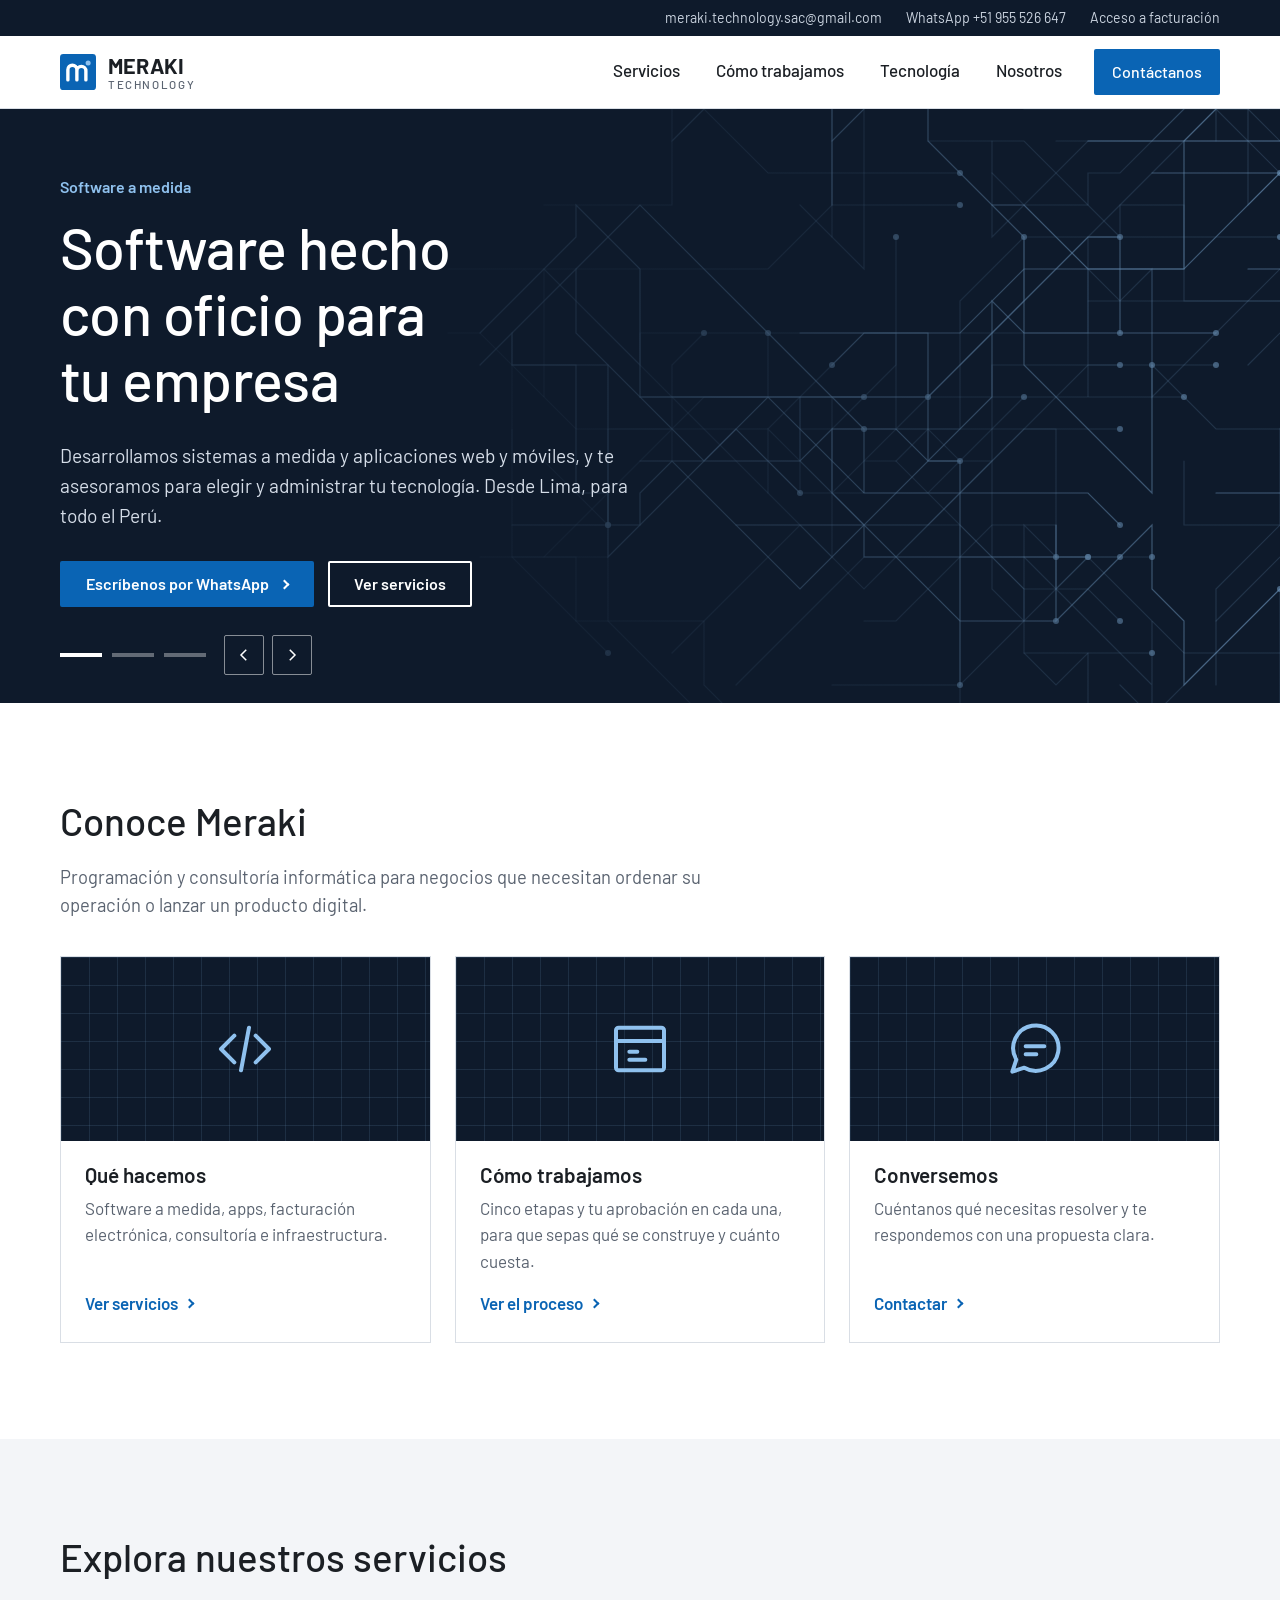
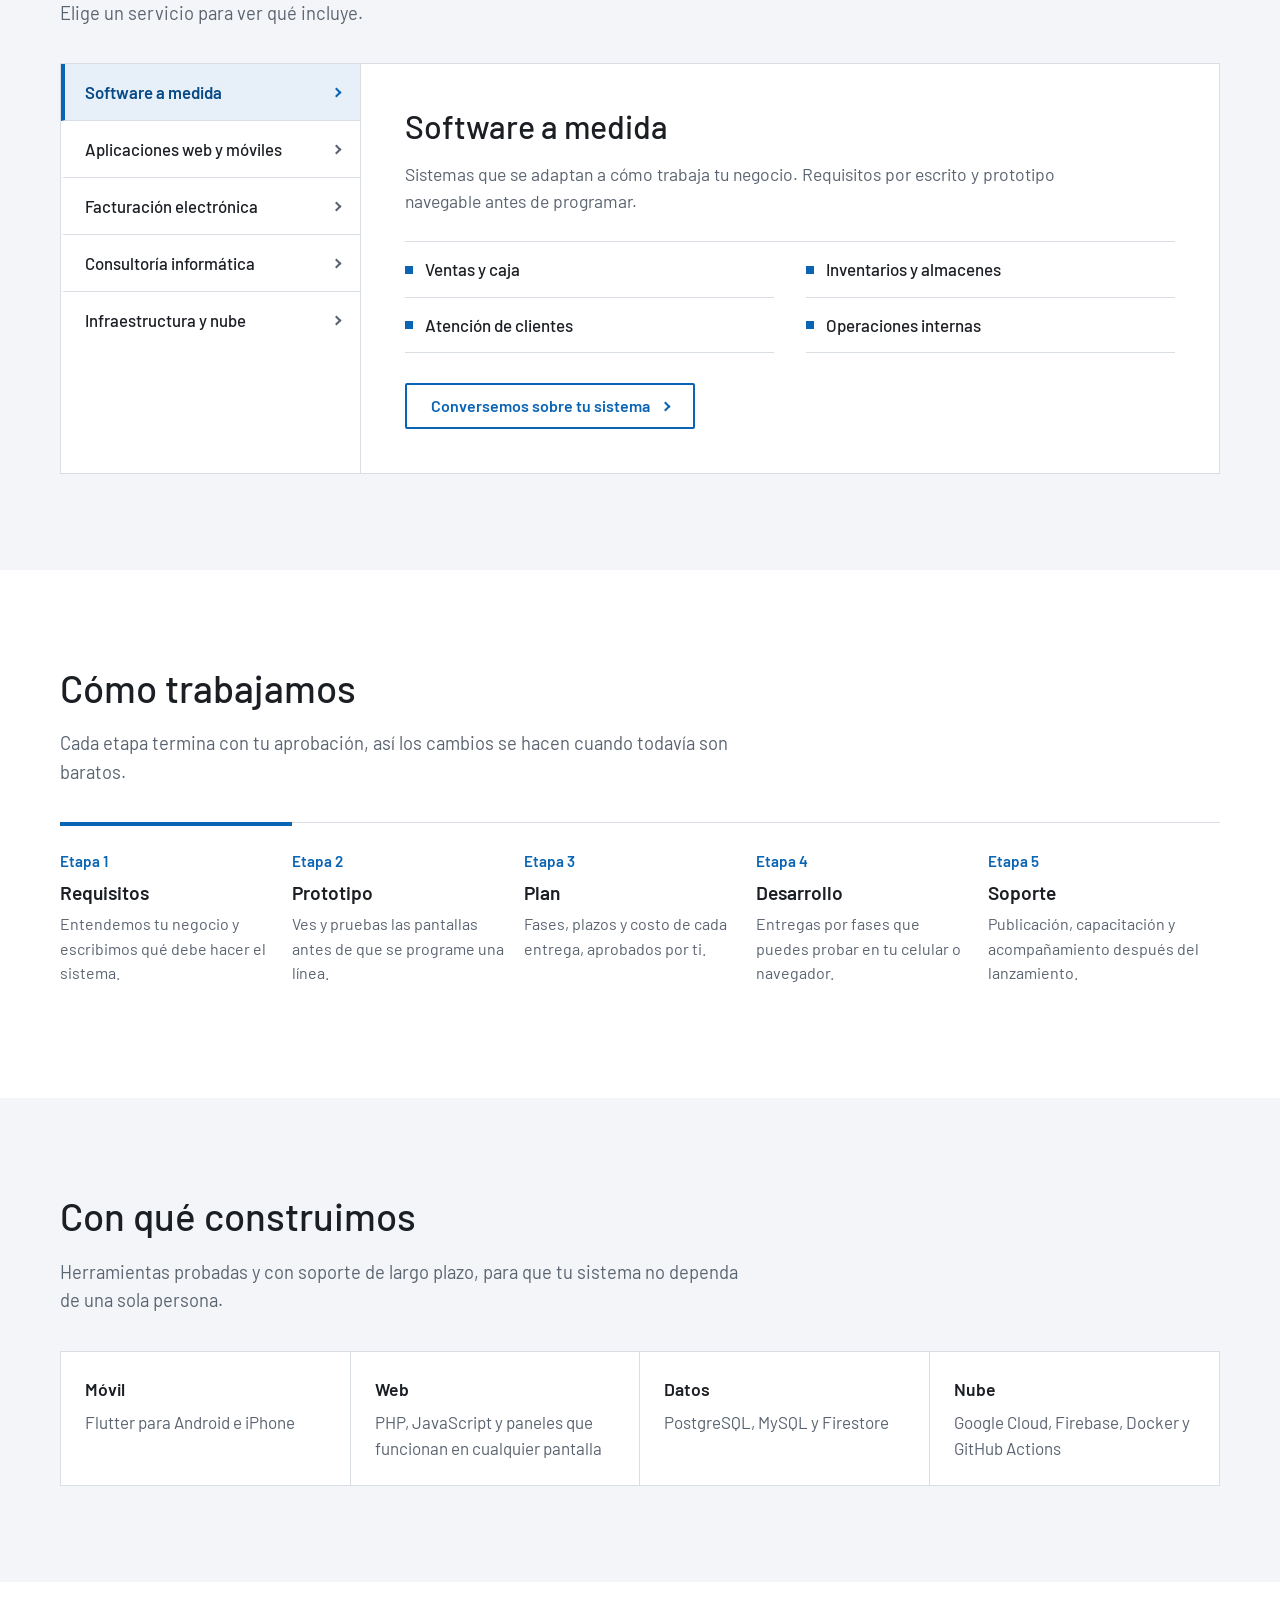
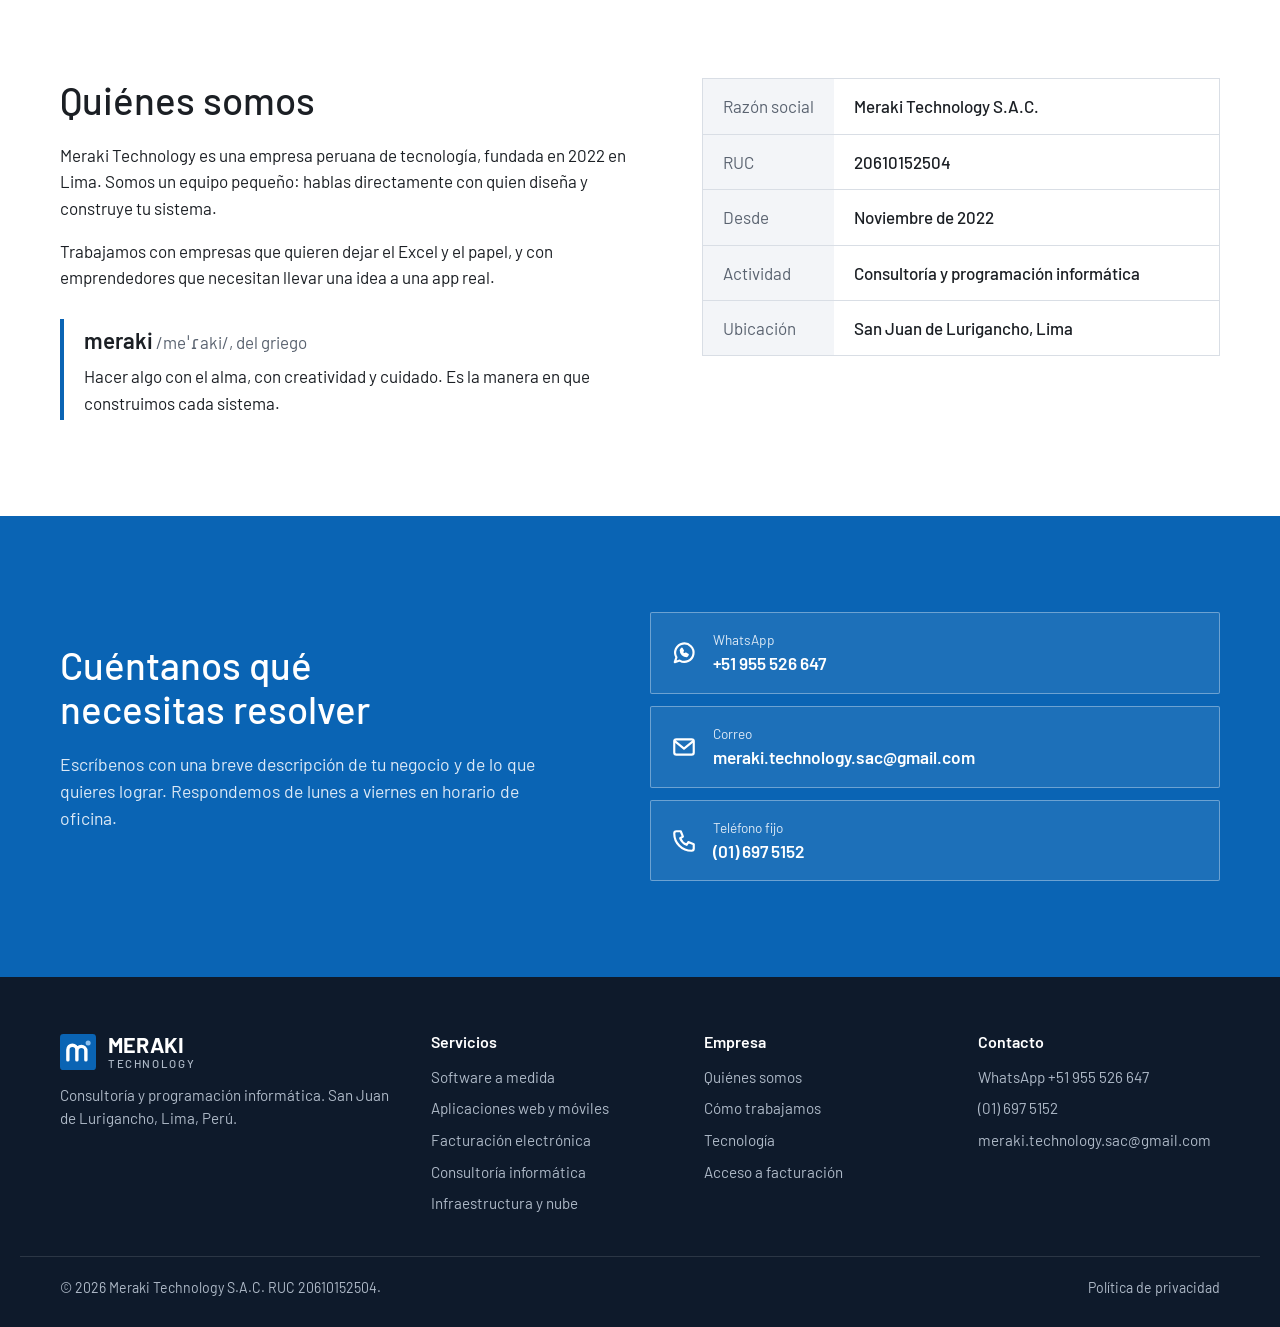
<file: index.html>
<!doctype html>
<html lang="es-PE">
<head>
  <meta charset="utf-8">
  <meta name="viewport" content="width=device-width, initial-scale=1">
  <title>Meraki Technology | Software a medida y consultoría informática en Lima</title>
  <meta name="description" content="Desarrollamos software a medida, aplicaciones web y móviles, y brindamos consultoría informática e infraestructura en la nube para empresas en Perú.">
  <link rel="canonical" href="https://meraki.net.pe/">
  <meta name="theme-color" content="#0E1A2B">
  <link rel="icon" href="/assets/favicon.svg" type="image/svg+xml">

  <meta property="og:type" content="website">
  <meta property="og:locale" content="es_PE">
  <meta property="og:site_name" content="Meraki Technology">
  <meta property="og:title" content="Meraki Technology | Software hecho con oficio">
  <meta property="og:description" content="Software a medida, apps web y móviles, consultoría informática e infraestructura en la nube. Lima, Perú.">
  <meta property="og:url" content="https://meraki.net.pe/">
  <meta property="og:image" content="https://meraki.net.pe/assets/og.png">
  <meta name="twitter:card" content="summary_large_image">

  <!-- Google Search Console se verifica por registro TXT en punto.pe (ver 05_PENDIENTES_Y_ROADMAP). -->

  <link rel="preconnect" href="https://fonts.googleapis.com">
  <link rel="preconnect" href="https://fonts.gstatic.com" crossorigin>
  <link href="https://fonts.googleapis.com/css2?family=Barlow:wght@400;500;600;700&display=swap" rel="stylesheet">
  <link rel="stylesheet" href="/assets/styles.css">

  <script type="application/ld+json">
  {
    "@context": "https://schema.org",
    "@type": "Organization",
    "name": "Meraki Technology S.A.C.",
    "alternateName": "Meraki Technology",
    "url": "https://meraki.net.pe/",
    "logo": "https://meraki.net.pe/assets/favicon.svg",
    "email": "meraki.technology.sac@gmail.com",
    "telephone": "+51955526647",
    "foundingDate": "2022",
    "taxID": "20610152504",
    "address": { "@type": "PostalAddress", "addressLocality": "San Juan de Lurigancho", "addressRegion": "Lima", "addressCountry": "PE" },
    "areaServed": "PE",
    "knowsAbout": ["Desarrollo de software a medida", "Aplicaciones móviles", "Aplicaciones web", "Consultoría informática", "Facturación electrónica", "Computación en la nube"]
  }
  </script>
</head>
<body>
  <a class="saltar" href="#contenido">Saltar al contenido</a>

  <div class="barra-sup">
    <div class="envoltura">
      <a class="ocultar-movil" href="mailto:meraki.technology.sac@gmail.com">meraki.technology.sac@gmail.com</a>
      <a href="https://wa.me/51955526647" target="_blank" rel="noopener">WhatsApp +51 955 526 647</a>
      <a class="ocultar-movil" href="https://factura.meraki.net.pe" target="_blank" rel="noopener">Acceso a facturación</a>
    </div>
  </div>

  <header class="cabecera">
    <div class="envoltura">
      <a class="marca" href="/" aria-label="Meraki Technology, inicio">
        <svg viewBox="0 0 64 64" aria-hidden="true"><rect width="64" height="64" rx="6" fill="#0A64B4"/><path d="M14 46V28a8 8 0 0 1 16 0v18M30 30a8 8 0 0 1 16 0v16" fill="none" stroke="#FFFFFF" stroke-width="6" stroke-linecap="round" stroke-linejoin="round"/><circle cx="50" cy="16" r="4.5" fill="#8FC1EE"/></svg>
        <span>MERAKI<small>TECHNOLOGY</small></span>
      </a>
      <button class="abrir-menu" type="button" aria-expanded="false" aria-controls="menu">Menú</button>
      <nav class="menu" id="menu" aria-label="Principal">
        <a href="#servicios">Servicios</a>
        <a href="#proceso">Cómo trabajamos</a>
        <a href="#tecnologia">Tecnología</a>
        <a href="#nosotros">Nosotros</a>
        <a class="boton" href="#contacto">Contáctanos</a>
      </nav>
    </div>
  </header>

  <main id="contenido">
    <section class="portada" aria-roledescription="carrusel" aria-label="Destacados">
      <canvas id="circuito" aria-hidden="true"></canvas>
      <div class="diapositivas">
        <div class="diapositiva activa" id="d1" role="group" aria-roledescription="diapositiva" aria-label="1 de 3">
          <div class="envoltura">
            <span class="etiqueta">Software a medida</span>
            <h1>Software hecho con oficio para tu empresa</h1>
            <p>Desarrollamos sistemas a medida y aplicaciones web y móviles, y te asesoramos para elegir y administrar tu tecnología. Desde Lima, para todo el Perú.</p>
            <div class="acciones">
              <a class="boton flecha" href="https://wa.me/51955526647?text=Hola%20Meraki%2C%20quisiera%20conversar%20sobre%20un%20proyecto." target="_blank" rel="noopener">Escríbenos por WhatsApp</a>
              <a class="boton claro" href="#servicios">Ver servicios</a>
            </div>
          </div>
        </div>
        <div class="diapositiva" id="d2" role="group" aria-roledescription="diapositiva" aria-label="2 de 3">
          <div class="envoltura">
            <span class="etiqueta">Facturación electrónica</span>
            <h2>Tus comprobantes conectados a tus ventas</h2>
            <p>Emite facturas y boletas electrónicas desde tu propio sistema, integradas con tus ventas y tu inventario.</p>
            <div class="acciones">
              <a class="boton flecha" href="#servicios" data-servicio="facturacion">Conocer el servicio</a>
            </div>
          </div>
        </div>
        <div class="diapositiva" id="d3" role="group" aria-roledescription="diapositiva" aria-label="3 de 3">
          <div class="envoltura">
            <span class="etiqueta">Aplicaciones móviles</span>
            <h2>De la idea a una app en Android e iPhone</h2>
            <p>Prototipo navegable antes de programar, entregas por fases que pruebas en tu celular y publicación en las tiendas.</p>
            <div class="acciones">
              <a class="boton flecha" href="#proceso">Cómo trabajamos</a>
            </div>
          </div>
        </div>
      </div>
      <div class="controles">
        <div class="envoltura">
          <div class="puntos" role="tablist" aria-label="Elegir diapositiva">
            <button type="button" role="tab" aria-selected="true" aria-controls="d1" aria-label="Diapositiva 1"></button>
            <button type="button" role="tab" aria-selected="false" aria-controls="d2" aria-label="Diapositiva 2"></button>
            <button type="button" role="tab" aria-selected="false" aria-controls="d3" aria-label="Diapositiva 3"></button>
          </div>
          <div class="flechas">
            <button type="button" id="anterior" aria-label="Diapositiva anterior"><svg viewBox="0 0 24 24" fill="none" stroke="currentColor" stroke-width="2"><path d="m15 5-7 7 7 7"/></svg></button>
            <button type="button" id="siguiente" aria-label="Diapositiva siguiente"><svg viewBox="0 0 24 24" fill="none" stroke="currentColor" stroke-width="2"><path d="m9 5 7 7-7 7"/></svg></button>
          </div>
        </div>
      </div>
    </section>

    <section class="seccion">
      <div class="envoltura">
        <div class="titulo-seccion">
          <h2>Conoce Meraki</h2>
          <p>Programación y consultoría informática para negocios que necesitan ordenar su operación o lanzar un producto digital.</p>
        </div>
        <div class="mosaicos">
          <a class="mosaico" href="#servicios">
            <div class="imagen"><svg viewBox="0 0 24 24" fill="none" stroke="currentColor" stroke-width="1.5" stroke-linecap="round" stroke-linejoin="round" aria-hidden="true"><path d="m8 7-5 5 5 5M16 7l5 5-5 5M13.5 4l-3 16"/></svg></div>
            <div class="cuerpo"><h3>Qué hacemos</h3><p>Software a medida, apps, facturación electrónica, consultoría e infraestructura.</p><span class="enlace-flecha">Ver servicios</span></div>
          </a>
          <a class="mosaico" href="#proceso">
            <div class="imagen"><svg viewBox="0 0 24 24" fill="none" stroke="currentColor" stroke-width="1.5" stroke-linecap="round" stroke-linejoin="round" aria-hidden="true"><rect x="3" y="4" width="18" height="16" rx="1"/><path d="M3 9h18M8 13h3M8 16h6"/></svg></div>
            <div class="cuerpo"><h3>Cómo trabajamos</h3><p>Cinco etapas y tu aprobación en cada una, para que sepas qué se construye y cuánto cuesta.</p><span class="enlace-flecha">Ver el proceso</span></div>
          </a>
          <a class="mosaico" href="#contacto">
            <div class="imagen"><svg viewBox="0 0 24 24" fill="none" stroke="currentColor" stroke-width="1.5" stroke-linecap="round" stroke-linejoin="round" aria-hidden="true"><path d="M3.5 20.5 5 16a8.5 8.5 0 1 1 3 3z"/><path d="M8.5 11h7M8.5 14h4"/></svg></div>
            <div class="cuerpo"><h3>Conversemos</h3><p>Cuéntanos qué necesitas resolver y te respondemos con una propuesta clara.</p><span class="enlace-flecha">Contactar</span></div>
          </a>
        </div>
      </div>
    </section>

    <section class="seccion gris" id="servicios">
      <div class="envoltura">
        <div class="titulo-seccion">
          <h2>Explora nuestros servicios</h2>
          <p>Elige un servicio para ver qué incluye.</p>
        </div>
        <div class="galeria">
          <div class="pestanas" role="tablist" aria-label="Servicios">
            <button type="button" role="tab" id="t-medida" aria-controls="p-medida" aria-selected="true">Software a medida</button>
            <button type="button" role="tab" id="t-apps" aria-controls="p-apps" aria-selected="false" tabindex="-1">Aplicaciones web y móviles</button>
            <button type="button" role="tab" id="t-facturacion" aria-controls="p-facturacion" aria-selected="false" tabindex="-1">Facturación electrónica</button>
            <button type="button" role="tab" id="t-consultoria" aria-controls="p-consultoria" aria-selected="false" tabindex="-1">Consultoría informática</button>
            <button type="button" role="tab" id="t-nube" aria-controls="p-nube" aria-selected="false" tabindex="-1">Infraestructura y nube</button>
          </div>
          <div class="panel" role="tabpanel" id="p-medida" aria-labelledby="t-medida">
            <h3>Software a medida</h3>
            <p>Sistemas que se adaptan a cómo trabaja tu negocio. Requisitos por escrito y prototipo navegable antes de programar.</p>
            <ul class="sub"><li>Ventas y caja</li><li>Inventarios y almacenes</li><li>Atención de clientes</li><li>Operaciones internas</li></ul>
            <a class="boton borde flecha" href="#contacto">Conversemos sobre tu sistema</a>
          </div>
          <div class="panel" role="tabpanel" id="p-apps" aria-labelledby="t-apps" hidden>
            <h3>Aplicaciones web y móviles</h3>
            <p>Apps para Android e iPhone, paneles de administración y portales para tus clientes, conectados entre sí.</p>
            <ul class="sub"><li>Apps Android e iPhone</li><li>Paneles de administración</li><li>Portales para clientes</li><li>Publicación en las tiendas</li></ul>
            <a class="boton borde flecha" href="#contacto">Conversemos sobre tu app</a>
          </div>
          <div class="panel" role="tabpanel" id="p-facturacion" aria-labelledby="t-facturacion" hidden>
            <h3>Facturación electrónica</h3>
            <p>Emisión de comprobantes electrónicos desde tu propio sistema e integración con los procesos de tu empresa.</p>
            <ul class="sub"><li>Facturas y boletas electrónicas</li><li>Integración con ventas</li><li>Integración con inventario</li><li>Acceso web para tu equipo</li></ul>
            <a class="boton borde flecha" href="#contacto">Conversemos sobre facturación</a>
          </div>
          <div class="panel" role="tabpanel" id="p-consultoria" aria-labelledby="t-consultoria" hidden>
            <h3>Consultoría informática</h3>
            <p>Te ayudamos a decidir qué tecnología usar, cuánto cuesta y en qué orden implementarla, sin venderte lo que no necesitas.</p>
            <ul class="sub"><li>Diagnóstico de tu operación</li><li>Selección de tecnología</li><li>Plan por fases</li><li>Presupuesto</li></ul>
            <a class="boton borde flecha" href="#contacto">Pedir un diagnóstico</a>
          </div>
          <div class="panel" role="tabpanel" id="p-nube" aria-labelledby="t-nube" hidden>
            <h3>Infraestructura y nube</h3>
            <p>Servidores, dominios, correos, copias de seguridad y despliegue automático de tus sistemas.</p>
            <ul class="sub"><li>Servidores y dominios</li><li>Correo corporativo</li><li>Copias de seguridad</li><li>Despliegue automático</li></ul>
            <a class="boton borde flecha" href="#contacto">Conversemos sobre tu infraestructura</a>
          </div>
        </div>
      </div>
    </section>

    <section class="seccion" id="proceso">
      <div class="envoltura">
        <div class="titulo-seccion">
          <h2>Cómo trabajamos</h2>
          <p>Cada etapa termina con tu aprobación, así los cambios se hacen cuando todavía son baratos.</p>
        </div>
        <ol class="proceso">
          <li><h3>Requisitos</h3><p>Entendemos tu negocio y escribimos qué debe hacer el sistema.</p></li>
          <li><h3>Prototipo</h3><p>Ves y pruebas las pantallas antes de que se programe una línea.</p></li>
          <li><h3>Plan</h3><p>Fases, plazos y costo de cada entrega, aprobados por ti.</p></li>
          <li><h3>Desarrollo</h3><p>Entregas por fases que puedes probar en tu celular o navegador.</p></li>
          <li><h3>Soporte</h3><p>Publicación, capacitación y acompañamiento después del lanzamiento.</p></li>
        </ol>
      </div>
    </section>

    <section class="seccion gris" id="tecnologia">
      <div class="envoltura">
        <div class="titulo-seccion">
          <h2>Con qué construimos</h2>
          <p>Herramientas probadas y con soporte de largo plazo, para que tu sistema no dependa de una sola persona.</p>
        </div>
        <dl class="herramientas">
          <div><dt>Móvil</dt><dd>Flutter para Android e iPhone</dd></div>
          <div><dt>Web</dt><dd>PHP, JavaScript y paneles que funcionan en cualquier pantalla</dd></div>
          <div><dt>Datos</dt><dd>PostgreSQL, MySQL y Firestore</dd></div>
          <div><dt>Nube</dt><dd>Google Cloud, Firebase, Docker y GitHub Actions</dd></div>
        </dl>
      </div>
    </section>

    <section class="seccion" id="nosotros">
      <div class="envoltura nosotros">
        <div>
          <h2>Quiénes somos</h2>
          <p>Meraki Technology es una empresa peruana de tecnología, fundada en 2022 en Lima. Somos un equipo pequeño: hablas directamente con quien diseña y construye tu sistema.</p>
          <p>Trabajamos con empresas que quieren dejar el Excel y el papel, y con emprendedores que necesitan llevar una idea a una app real.</p>
          <div class="definicion">
            <strong>meraki</strong> <span>/meˈɾaki/, del griego</span>
            <p>Hacer algo con el alma, con creatividad y cuidado. Es la manera en que construimos cada sistema.</p>
          </div>
        </div>
        <dl class="datos">
          <dt>Razón social</dt><dd>Meraki Technology S.A.C.</dd>
          <dt>RUC</dt><dd>20610152504</dd>
          <dt>Desde</dt><dd>Noviembre de 2022</dd>
          <dt>Actividad</dt><dd>Consultoría y programación informática</dd>
          <dt>Ubicación</dt><dd>San Juan de Lurigancho, Lima</dd>
        </dl>
      </div>
    </section>

    <section class="seccion contacto" id="contacto">
      <div class="envoltura">
        <div>
          <h2>Cuéntanos qué necesitas resolver</h2>
          <p>Escríbenos con una breve descripción de tu negocio y de lo que quieres lograr. Respondemos de lunes a viernes en horario de oficina.</p>
        </div>
        <ul class="canales">
          <li><a href="https://wa.me/51955526647?text=Hola%20Meraki%2C%20quisiera%20conversar%20sobre%20un%20proyecto." target="_blank" rel="noopener">
            <svg viewBox="0 0 24 24" fill="none" stroke="currentColor" stroke-width="2" stroke-linecap="round" stroke-linejoin="round" aria-hidden="true"><path d="M3.5 20.5 5 16a8.5 8.5 0 1 1 3 3z"/><path d="M9 9.5c0 3 2.5 5.5 5.5 5.5l1-1.5-2-1-1 1c-1-.5-2-1.5-2.5-2.5l1-1-1-2z"/></svg>
            <div><span>WhatsApp</span><strong>+51 955 526 647</strong></div></a></li>
          <li><a href="mailto:meraki.technology.sac@gmail.com?subject=Consulta%20desde%20la%20web">
            <svg viewBox="0 0 24 24" fill="none" stroke="currentColor" stroke-width="2" stroke-linecap="round" stroke-linejoin="round" aria-hidden="true"><rect x="3" y="5" width="18" height="14" rx="2"/><path d="m3.5 6.5 8.5 7 8.5-7"/></svg>
            <div><span>Correo</span><strong>meraki.technology.sac@gmail.com</strong></div></a></li>
          <li><a href="tel:+5116975152">
            <svg viewBox="0 0 24 24" fill="none" stroke="currentColor" stroke-width="2" stroke-linecap="round" stroke-linejoin="round" aria-hidden="true"><path d="M5 3h4l2 5-2.5 1.5a11 11 0 0 0 6 6L16 13l5 2v4a2 2 0 0 1-2 2A16 16 0 0 1 3 5a2 2 0 0 1 2-2"/></svg>
            <div><span>Teléfono fijo</span><strong>(01) 697 5152</strong></div></a></li>
        </ul>
      </div>
    </section>
  </main>

  <footer class="pie">
    <div class="envoltura columnas">
      <div>
        <a class="marca" href="/" aria-label="Meraki Technology, inicio">
          <svg viewBox="0 0 64 64" aria-hidden="true"><rect width="64" height="64" rx="6" fill="#0A64B4"/><path d="M14 46V28a8 8 0 0 1 16 0v18M30 30a8 8 0 0 1 16 0v16" fill="none" stroke="#FFFFFF" stroke-width="6" stroke-linecap="round" stroke-linejoin="round"/><circle cx="50" cy="16" r="4.5" fill="#8FC1EE"/></svg>
          <span>MERAKI<small>TECHNOLOGY</small></span>
        </a>
        <p>Consultoría y programación informática. San Juan de Lurigancho, Lima, Perú.</p>
      </div>
      <div>
        <h3>Servicios</h3>
        <ul>
          <li><a href="#servicios" data-servicio="medida">Software a medida</a></li>
          <li><a href="#servicios" data-servicio="apps">Aplicaciones web y móviles</a></li>
          <li><a href="#servicios" data-servicio="facturacion">Facturación electrónica</a></li>
          <li><a href="#servicios" data-servicio="consultoria">Consultoría informática</a></li>
          <li><a href="#servicios" data-servicio="nube">Infraestructura y nube</a></li>
        </ul>
      </div>
      <div>
        <h3>Empresa</h3>
        <ul>
          <li><a href="#nosotros">Quiénes somos</a></li>
          <li><a href="#proceso">Cómo trabajamos</a></li>
          <li><a href="#tecnologia">Tecnología</a></li>
          <li><a href="https://factura.meraki.net.pe" target="_blank" rel="noopener">Acceso a facturación</a></li>
        </ul>
      </div>
      <div>
        <h3>Contacto</h3>
        <ul>
          <li><a href="https://wa.me/51955526647" target="_blank" rel="noopener">WhatsApp +51 955 526 647</a></li>
          <li><a href="tel:+5116975152">(01) 697 5152</a></li>
          <li><a href="mailto:meraki.technology.sac@gmail.com">meraki.technology.sac@gmail.com</a></li>
        </ul>
      </div>
    </div>
    <div class="envoltura legal">
      <p>© <span id="anio">2026</span> Meraki Technology S.A.C. RUC 20610152504.</p>
      <p><a href="/privacidad.html">Política de privacidad</a></p>
    </div>
  </footer>

  <script>
    document.getElementById('anio').textContent = new Date().getFullYear();

    // Menú en celular
    const botonMenu = document.querySelector('.abrir-menu'), menu = document.getElementById('menu');
    const cerrarMenu = () => { menu.classList.remove('abierto'); botonMenu.setAttribute('aria-expanded', 'false'); botonMenu.textContent = 'Menú'; };
    botonMenu.addEventListener('click', () => {
      const abierto = menu.classList.toggle('abierto');
      botonMenu.setAttribute('aria-expanded', abierto);
      botonMenu.textContent = abierto ? 'Cerrar' : 'Menú';
    });
    menu.addEventListener('click', e => { if (e.target.tagName === 'A') cerrarMenu(); });

    // Carrusel de portada: avanza solo cada 8 s, se detiene al interactuar o si se prefiere menos movimiento
    const diapos = [...document.querySelectorAll('.diapositiva')], puntos = [...document.querySelectorAll('.puntos button')];
    let actual = 0, temporizador = null;
    const mostrar = i => {
      actual = (i + diapos.length) % diapos.length;
      diapos.forEach((d, k) => d.classList.toggle('activa', k === actual));
      diapos.forEach((d, k) => d.toggleAttribute('inert', k !== actual));
      puntos.forEach((p, k) => p.setAttribute('aria-selected', k === actual));
    };
    const detener = () => { clearInterval(temporizador); temporizador = null; };
    puntos.forEach((p, k) => p.addEventListener('click', () => { detener(); mostrar(k); }));
    document.getElementById('anterior').addEventListener('click', () => { detener(); mostrar(actual - 1); });
    document.getElementById('siguiente').addEventListener('click', () => { detener(); mostrar(actual + 1); });
    mostrar(0);
    if (!matchMedia('(prefers-reduced-motion: reduce)').matches) {
      temporizador = setInterval(() => mostrar(actual + 1), 8000);
      document.querySelector('.portada').addEventListener('focusin', detener);
    }

    // Galería de servicios con pestañas
    const pestanas = [...document.querySelectorAll('.pestanas [role="tab"]')];
    const elegir = (tab, foco) => {
      pestanas.forEach(t => {
        const sel = t === tab;
        t.setAttribute('aria-selected', sel);
        t.tabIndex = sel ? 0 : -1;
        document.getElementById(t.getAttribute('aria-controls')).hidden = !sel;
      });
      if (foco) tab.focus();
    };
    pestanas.forEach((t, i) => {
      t.addEventListener('click', () => elegir(t));
      t.addEventListener('keydown', e => {
        const mov = { ArrowDown: 1, ArrowRight: 1, ArrowUp: -1, ArrowLeft: -1 }[e.key];
        if (mov) { e.preventDefault(); elegir(pestanas[(i + mov + pestanas.length) % pestanas.length], true); }
      });
    });
    document.querySelectorAll('[data-servicio]').forEach(a => a.addEventListener('click', () => {
      const t = document.getElementById('t-' + a.dataset.servicio); if (t) elegir(t);
    }));

    // Fondo de la portada: trazas de circuito dibujadas una vez (sin animación)
    (function () {
      const c = document.getElementById('circuito'); if (!c.getContext) return;
      const dibujar = () => {
        const r = c.getBoundingClientRect(), dpr = Math.min(window.devicePixelRatio || 1, 2);
        c.width = r.width * dpr; c.height = r.height * dpr;
        const x = c.getContext('2d'); x.scale(dpr, dpr);
        let s = 7; const azar = () => (s = (s * 9301 + 49297) % 233280) / 233280;
        const paso = 32, cols = Math.ceil(r.width / paso), filas = Math.ceil(r.height / paso);
        x.lineWidth = 1.2; x.lineCap = 'round';
        for (let n = 0; n < 70; n++) {
          let cx = Math.floor(cols * (0.35 + azar() * 0.65)), cy = Math.floor(azar() * filas);
          x.strokeStyle = azar() < 0.2 ? 'rgba(143,193,238,.55)' : 'rgba(143,193,238,.22)';
          x.beginPath(); x.moveTo(cx * paso, cy * paso);
          for (let k = 0; k < 6; k++) {
            const dir = Math.floor(azar() * 3), largo = 1 + Math.floor(azar() * 4);
            if (dir === 0) cx += largo; else if (dir === 1) { cx += largo; cy += (azar() < .5 ? -largo : largo); } else cy += (azar() < .5 ? -largo : largo);
            x.lineTo(cx * paso, cy * paso);
          }
          x.stroke();
          x.fillStyle = 'rgba(143,193,238,.6)'; x.beginPath(); x.arc(cx * paso, cy * paso, 3, 0, Math.PI * 2); x.fill();
        }
      };
      dibujar(); let t; addEventListener('resize', () => { clearTimeout(t); t = setTimeout(dibujar, 200); });
    })();
  </script>
</body>
</html>
</file>
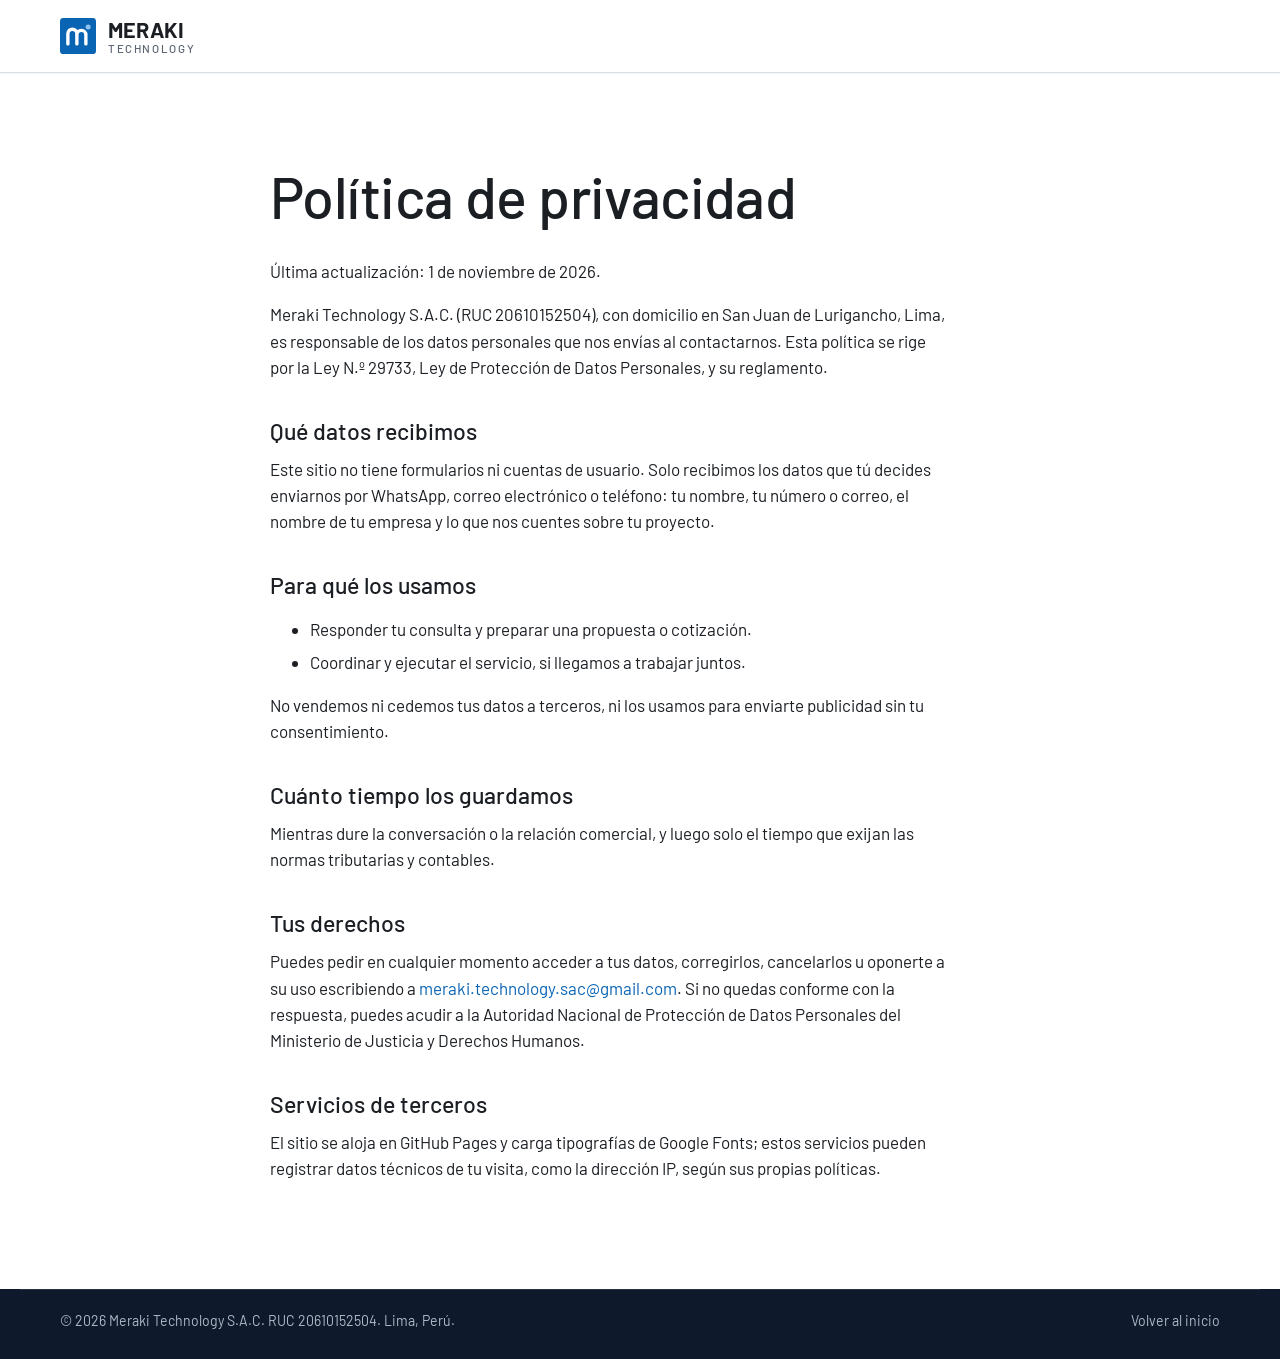
<file: privacidad.html>
<!doctype html>
<html lang="es-PE">
<head>
  <meta charset="utf-8">
  <meta name="viewport" content="width=device-width, initial-scale=1">
  <title>Política de privacidad | Meraki Technology</title>
  <meta name="theme-color" content="#0E1A2B">
  <link rel="icon" href="/assets/favicon.svg" type="image/svg+xml">
  <link rel="preconnect" href="https://fonts.googleapis.com">
  <link rel="preconnect" href="https://fonts.gstatic.com" crossorigin>
  <link href="https://fonts.googleapis.com/css2?family=Barlow:wght@400;500;600;700&display=swap" rel="stylesheet">
  <link rel="stylesheet" href="/assets/styles.css">
  <link rel="canonical" href="https://meraki.net.pe/privacidad.html">
  <meta name="description" content="Cómo Meraki Technology S.A.C. trata los datos personales de quienes la contactan.">
</head>
<body>
  <header class="cabecera"><div class="envoltura">
    <a class="marca" href="/" aria-label="Meraki Technology, inicio"><svg viewBox="0 0 64 64" aria-hidden="true"><rect width="64" height="64" rx="6" fill="#0A64B4"/><path d="M14 46V28a8 8 0 0 1 16 0v18M30 30a8 8 0 0 1 16 0v16" fill="none" stroke="#FFFFFF" stroke-width="6" stroke-linecap="round" stroke-linejoin="round"/><circle cx="50" cy="16" r="4.5" fill="#8FC1EE"/></svg><span>MERAKI<small>TECHNOLOGY</small></span></a>
  </div></header>
  <main class="texto" id="contenido"><div class="envoltura">
    <h1>Política de privacidad</h1>
    <p>Última actualización: 1 de noviembre de 2026.</p>
    <p>Meraki Technology S.A.C. (RUC 20610152504), con domicilio en San Juan de Lurigancho, Lima, es responsable de los datos personales que nos envías al contactarnos. Esta política se rige por la Ley N.º 29733, Ley de Protección de Datos Personales, y su reglamento.</p>
    <h2>Qué datos recibimos</h2>
    <p>Este sitio no tiene formularios ni cuentas de usuario. Solo recibimos los datos que tú decides enviarnos por WhatsApp, correo electrónico o teléfono: tu nombre, tu número o correo, el nombre de tu empresa y lo que nos cuentes sobre tu proyecto.</p>
    <h2>Para qué los usamos</h2>
    <ul>
      <li>Responder tu consulta y preparar una propuesta o cotización.</li>
      <li>Coordinar y ejecutar el servicio, si llegamos a trabajar juntos.</li>
    </ul>
    <p>No vendemos ni cedemos tus datos a terceros, ni los usamos para enviarte publicidad sin tu consentimiento.</p>
    <h2>Cuánto tiempo los guardamos</h2>
    <p>Mientras dure la conversación o la relación comercial, y luego solo el tiempo que exijan las normas tributarias y contables.</p>
    <h2>Tus derechos</h2>
    <p>Puedes pedir en cualquier momento acceder a tus datos, corregirlos, cancelarlos u oponerte a su uso escribiendo a <a href="mailto:meraki.technology.sac@gmail.com">meraki.technology.sac@gmail.com</a>. Si no quedas conforme con la respuesta, puedes acudir a la Autoridad Nacional de Protección de Datos Personales del Ministerio de Justicia y Derechos Humanos.</p>
    <h2>Servicios de terceros</h2>
    <p>El sitio se aloja en GitHub Pages y carga tipografías de Google Fonts; estos servicios pueden registrar datos técnicos de tu visita, como la dirección IP, según sus propias políticas.</p>
  </div></main>
  <footer class="pie"><div class="envoltura legal">
    <p>© 2026 Meraki Technology S.A.C. RUC 20610152504. Lima, Perú.</p>
    <p><a href="/">Volver al inicio</a></p>
  </div></footer>
</body>
</html>
</file>
<file: assets/styles.css>
/* Meraki Technology S.A.C. — hoja de estilos del sitio (v0.2)
   Estilo corporativo de ingeniería inspirado en analog.com (D12): azul, blanco y negro,
   portada oscura en carrusel, galería de servicios con selector y pie oscuro en columnas.
   Tokens: ver 08_DISENO/GUIA_DISENO_v2.md */

:root {
  --azul: #0A64B4;         /* color principal: botones, enlaces, acentos */
  --azul-oscuro: #074A86;  /* hover */
  --azul-claro: #E7F0F9;   /* fondos suaves */
  --noche: #0E1A2B;        /* portada, pie */
  --negro: #1B1F24;        /* texto principal */
  --gris: #5A6370;         /* texto secundario */
  --gris-fondo: #F3F5F8;   /* secciones alternas */
  --linea: #D9DEE5;        /* bordes */
  --blanco: #FFFFFF;

  --f: "Barlow", "Segoe UI", system-ui, sans-serif;
  --ancho: 1240px;
  --gutter: clamp(16px, 4vw, 40px);
}

*, *::before, *::after { box-sizing: border-box; }
html { scroll-behavior: smooth; -webkit-text-size-adjust: 100%; }
@media (prefers-reduced-motion: reduce) { html { scroll-behavior: auto; } * { transition: none !important; animation: none !important; } }

body { margin: 0; background: var(--blanco); color: var(--negro); font-family: var(--f); font-size: 1.0625rem; line-height: 1.55; }
img, svg { max-width: 100%; display: block; }
a { color: var(--azul); text-decoration: none; }
a:hover { color: var(--azul-oscuro); text-decoration: underline; text-underline-offset: 3px; }
:focus-visible { outline: 3px solid var(--azul); outline-offset: 2px; }

h1, h2, h3 { font-weight: 600; line-height: 1.15; margin: 0 0 .5em; text-wrap: balance; }
h1 { font-size: clamp(2.2rem, 5vw, 3.6rem); font-weight: 500; letter-spacing: -0.01em; }
h2 { font-size: clamp(1.75rem, 3.2vw, 2.4rem); font-weight: 500; }
h3 { font-size: 1.3rem; }
p { margin: 0 0 1em; max-width: 68ch; }

.envoltura { max-width: var(--ancho); margin: 0 auto; padding-left: var(--gutter); padding-right: var(--gutter); }
.saltar { position: absolute; left: -999px; top: 8px; background: var(--azul); color: var(--blanco); padding: 8px 14px; z-index: 20; }
.saltar:focus { left: 8px; }

/* Botones: rectangulares, como en el estilo de referencia */
.boton {
  display: inline-flex; align-items: center; gap: 10px; min-height: 46px;
  padding: 10px 24px; background: var(--azul); color: var(--blanco); border: 2px solid var(--azul);
  font: 600 1rem/1 var(--f); border-radius: 2px; text-decoration: none; cursor: pointer;
  transition: background .15s, border-color .15s, color .15s;
}
.boton:hover { background: var(--azul-oscuro); border-color: var(--azul-oscuro); color: var(--blanco); text-decoration: none; }
.boton.claro { background: transparent; border-color: var(--blanco); color: var(--blanco); }
.boton.claro:hover { background: var(--blanco); color: var(--noche); }
.boton.borde { background: transparent; color: var(--azul); }
.boton.borde:hover { background: var(--azul); color: var(--blanco); }
.flecha::after { content: ""; width: 7px; height: 7px; border-right: 2px solid currentColor; border-top: 2px solid currentColor; transform: rotate(45deg); margin-left: 2px; }
.enlace-flecha { font-weight: 600; display: inline-flex; align-items: center; gap: 8px; }
.enlace-flecha::after { content: ""; width: 7px; height: 7px; border-right: 2px solid currentColor; border-top: 2px solid currentColor; transform: rotate(45deg); }

/* Barra superior */
.barra-sup { background: var(--noche); color: #C9D2DE; font-size: .88rem; }
.barra-sup .envoltura { display: flex; justify-content: flex-end; gap: 24px; min-height: 36px; align-items: center; flex-wrap: wrap; }
.barra-sup a { color: #C9D2DE; }
.barra-sup a:hover { color: var(--blanco); }
@media (max-width: 640px) { .barra-sup .ocultar-movil { display: none; } .barra-sup .envoltura { justify-content: center; } }

/* Cabecera */
.cabecera { position: sticky; top: env(safe-area-inset-top, 0px); z-index: 10; background: var(--blanco); border-bottom: 1px solid var(--linea); box-shadow: 0 1px 0 rgba(14,26,43,.04); }
.cabecera .envoltura { display: flex; align-items: center; justify-content: space-between; height: 72px; gap: 24px; }
.marca { display: flex; align-items: center; gap: 12px; color: var(--negro); font-weight: 700; font-size: 1.35rem; letter-spacing: .01em; }
.marca:hover { text-decoration: none; color: var(--negro); }
.marca svg { width: 36px; height: 36px; }
.marca small { display: block; font-weight: 500; font-size: .72rem; letter-spacing: .14em; color: var(--gris); line-height: 1; margin-top: 2px; }
.marca span { line-height: 1.05; }
.menu { display: flex; align-items: center; gap: 4px; height: 100%; }
.menu a { color: var(--negro); font-weight: 500; padding: 0 16px; height: 100%; display: flex; align-items: center; border-bottom: 3px solid transparent; }
.menu a:hover { color: var(--azul); text-decoration: none; border-bottom-color: var(--azul); }
.menu .boton { height: auto; margin-left: 12px; border-bottom: 2px solid var(--azul); color: var(--blanco); }
.menu .boton:hover { color: var(--blanco); }
.abrir-menu { display: none; background: none; border: 1px solid var(--linea); padding: 8px 14px; font: 500 1rem var(--f); color: var(--negro); cursor: pointer; border-radius: 2px; }
@media (max-width: 860px) {
  .abrir-menu { display: block; }
  .menu { display: none; position: absolute; top: 72px; left: 0; right: 0; height: auto; flex-direction: column; align-items: stretch; gap: 0; background: var(--blanco); border-bottom: 1px solid var(--linea); padding: 4px var(--gutter) 20px; }
  .menu.abierto { display: flex; }
  .menu a { padding: 14px 0; border-bottom: 1px solid var(--linea); }
  .menu .boton { margin: 16px 0 0; justify-content: center; }
}

/* Portada en carrusel */
.portada { position: relative; background: var(--noche); color: var(--blanco); overflow: hidden; }
.portada canvas { position: absolute; inset: 0; width: 100%; height: 100%; }
.portada::after { content: ""; position: absolute; inset: 0; background: linear-gradient(90deg, rgba(14,26,43,.96) 0%, rgba(14,26,43,.8) 45%, rgba(14,26,43,.25) 100%); pointer-events: none; }
.diapositivas { position: relative; z-index: 1; min-height: clamp(440px, 62vh, 560px); display: grid; }
.diapositiva { grid-area: 1 / 1; display: flex; align-items: center; padding-block: 64px 96px; opacity: 0; visibility: hidden; transition: opacity .5s ease, visibility .5s; }
.diapositiva.activa { opacity: 1; visibility: visible; }
.diapositiva .envoltura { width: 100%; }
.diapositiva .etiqueta { display: inline-block; font-weight: 600; color: #8FC1EE; margin-bottom: 14px; font-size: 1rem; }
.diapositiva h1, .diapositiva h2 { max-width: 16ch; font-size: clamp(2.2rem, 5vw, 3.6rem); font-weight: 500; color: var(--blanco); }
.diapositiva p { font-size: 1.2rem; color: #D5DDE8; max-width: 52ch; margin-bottom: 1.6em; }
.acciones { display: flex; flex-wrap: wrap; gap: 14px; }
.controles { position: absolute; z-index: 2; left: 0; right: 0; bottom: 28px; }
.controles .envoltura { display: flex; align-items: center; gap: 18px; }
.puntos { display: flex; gap: 10px; }
.puntos button { width: 42px; height: 4px; padding: 0; border: 0; background: rgba(255,255,255,.35); cursor: pointer; }
.puntos button[aria-selected="true"] { background: var(--blanco); }
.puntos button:focus-visible { outline-offset: 6px; }
.flechas { display: flex; gap: 8px; }
.flechas button { width: 40px; height: 40px; border: 1px solid rgba(255,255,255,.5); background: transparent; color: var(--blanco); cursor: pointer; display: grid; place-items: center; border-radius: 2px; }
.flechas button:hover { background: rgba(255,255,255,.12); }
.flechas svg { width: 18px; height: 18px; }

/* Secciones */
.seccion { padding-block: clamp(56px, 8vw, 96px); }
.seccion.gris { background: var(--gris-fondo); }
.titulo-seccion { margin-bottom: 36px; }
.titulo-seccion p { color: var(--gris); font-size: 1.15rem; margin: 0; }

/* Conócenos: tres mosaicos */
.mosaicos { display: grid; grid-template-columns: repeat(3, 1fr); gap: 24px; }
.mosaico { display: flex; flex-direction: column; background: var(--blanco); border: 1px solid var(--linea); color: var(--negro); transition: border-color .15s, box-shadow .15s; }
.mosaico:hover { text-decoration: none; color: var(--negro); border-color: var(--azul); box-shadow: 0 6px 24px rgba(14,26,43,.08); }
.mosaico .imagen { aspect-ratio: 16 / 8; max-width: 100%; background: var(--noche); position: relative; overflow: hidden; display: grid; place-items: center; }
.mosaico .imagen svg { width: 64px; height: 64px; color: #8FC1EE; position: relative; z-index: 1; }
.mosaico .imagen::before { content: ""; position: absolute; inset: 0; background-image: linear-gradient(rgba(143,193,238,.12) 1px, transparent 1px), linear-gradient(90deg, rgba(143,193,238,.12) 1px, transparent 1px); background-size: 28px 28px; }
.mosaico .cuerpo { padding: 22px 24px 26px; display: flex; flex-direction: column; gap: 8px; flex: 1; }
.mosaico h3 { margin: 0; }
.mosaico p { color: var(--gris); margin: 0; flex: 1; }
.mosaico .enlace-flecha { color: var(--azul); margin-top: 8px; }
@media (max-width: 900px) { .mosaicos { grid-template-columns: 1fr; } .mosaico .imagen { aspect-ratio: 16 / 6; } }

/* Galería de servicios con selector */
.galeria { display: grid; grid-template-columns: 300px 1fr; border: 1px solid var(--linea); background: var(--blanco); }
.pestanas { display: flex; flex-direction: column; border-right: 1px solid var(--linea); }
.pestanas button {
  text-align: left; background: none; border: 0; border-left: 4px solid transparent; border-bottom: 1px solid var(--linea);
  padding: 18px 20px; font: 500 1.05rem var(--f); color: var(--negro); cursor: pointer; display: flex; justify-content: space-between; align-items: center; gap: 12px;
}
.pestanas button:last-child { border-bottom: 0; }
.pestanas button::after { content: ""; width: 7px; height: 7px; border-right: 2px solid var(--gris); border-top: 2px solid var(--gris); transform: rotate(45deg); flex: none; }
.pestanas button:hover { background: var(--gris-fondo); }
.pestanas button[aria-selected="true"] { border-left-color: var(--azul); background: var(--azul-claro); color: var(--azul-oscuro); font-weight: 600; }
.pestanas button[aria-selected="true"]::after { border-color: var(--azul); }
.panel { padding: clamp(24px, 4vw, 44px); min-width: 0; }
.panel h3 { font-size: clamp(1.5rem, 2.6vw, 2rem); font-weight: 500; }
.panel > p { color: var(--gris); font-size: 1.1rem; }
.sub { list-style: none; margin: 26px 0 30px; padding: 0; display: grid; grid-template-columns: 1fr 1fr; gap: 0 32px; border-top: 1px solid var(--linea); }
.sub li { padding: 14px 0; border-bottom: 1px solid var(--linea); display: flex; align-items: center; gap: 12px; font-weight: 500; }
.sub li::before { content: ""; width: 8px; height: 8px; background: var(--azul); flex: none; }
@media (max-width: 860px) {
  .galeria { grid-template-columns: 1fr; }
  .pestanas { flex-direction: row; overflow-x: auto; border-right: 0; border-bottom: 1px solid var(--linea); }
  .pestanas button { border-left: 0; border-bottom: 3px solid transparent; white-space: nowrap; padding: 14px 16px; }
  .pestanas button:last-child { border-bottom: 3px solid transparent; }
  .pestanas button::after { display: none; }
  .pestanas button[aria-selected="true"], .pestanas button[aria-selected="true"]:last-child { border-bottom-color: var(--azul); }
  .sub { grid-template-columns: 1fr; }
}

/* Proceso: secuencia real */
.proceso { list-style: none; margin: 0; padding: 0; display: grid; grid-template-columns: repeat(5, 1fr); counter-reset: paso; border-top: 1px solid var(--linea); }
.proceso li { counter-increment: paso; padding: 24px 20px 0 0; border-top: 4px solid transparent; margin-top: -1px; }
.proceso li:first-child { border-top-color: var(--azul); }
.proceso li::before { content: "Etapa " counter(paso); display: block; color: var(--azul); font-weight: 600; font-size: .95rem; margin-bottom: 8px; }
.proceso h3 { font-size: 1.2rem; margin-bottom: .4em; }
.proceso p { color: var(--gris); font-size: 1rem; }
@media (max-width: 900px) { .proceso { grid-template-columns: 1fr 1fr; gap: 0 24px; } }
@media (max-width: 520px) { .proceso { grid-template-columns: 1fr; } }

/* Tecnologías */
.herramientas { display: grid; grid-template-columns: repeat(4, 1fr); gap: 0; margin: 0; border: 1px solid var(--linea); background: var(--blanco); }
.herramientas div { padding: 24px; border-right: 1px solid var(--linea); }
.herramientas div:last-child { border-right: 0; }
.herramientas dt { font-weight: 600; font-size: 1.1rem; margin-bottom: 6px; }
.herramientas dd { margin: 0; color: var(--gris); }
@media (max-width: 860px) { .herramientas { grid-template-columns: 1fr 1fr; } .herramientas div:nth-child(2) { border-right: 0; } .herramientas div:nth-child(-n+2) { border-bottom: 1px solid var(--linea); } }
@media (max-width: 480px) { .herramientas { grid-template-columns: 1fr; } .herramientas div { border-right: 0; border-bottom: 1px solid var(--linea); } .herramientas div:last-child { border-bottom: 0; } }

/* Nosotros */
.nosotros { display: grid; grid-template-columns: 1.1fr 1fr; gap: clamp(32px, 6vw, 72px); align-items: start; }
.nosotros > * { min-width: 0; }
.definicion { border-left: 4px solid var(--azul); padding: 4px 0 4px 20px; margin: 28px 0 0; }
.definicion strong { font-size: 1.4rem; font-weight: 600; }
.definicion span { color: var(--gris); }
.definicion p { margin: 6px 0 0; }
.datos { margin: 0; display: grid; grid-template-columns: auto 1fr; border: 1px solid var(--linea); background: var(--blanco); }
.datos dt, .datos dd { padding: 14px 20px; border-bottom: 1px solid var(--linea); margin: 0; }
.datos dt { color: var(--gris); background: var(--gris-fondo); }
.datos dd { font-weight: 500; }
.datos dt:last-of-type, .datos dd:last-of-type { border-bottom: 0; }
@media (max-width: 860px) { .nosotros { grid-template-columns: 1fr; } }

/* Contacto: banda azul */
.contacto { background: var(--azul); color: var(--blanco); }
.contacto .envoltura { display: grid; grid-template-columns: 1fr 1.1fr; gap: clamp(32px, 6vw, 72px); align-items: center; }
.contacto h2 { color: var(--blanco); }
.contacto p { color: #DCE9F6; font-size: 1.1rem; }
.canales { list-style: none; margin: 0; padding: 0; display: grid; gap: 12px; }
.canales a { display: flex; align-items: center; gap: 16px; padding: 16px 20px; background: rgba(255,255,255,.08); border: 1px solid rgba(255,255,255,.35); color: var(--blanco); border-radius: 2px; transition: background .15s; }
.canales a:hover { background: rgba(255,255,255,.18); text-decoration: none; color: var(--blanco); }
.canales svg { width: 26px; height: 26px; flex: none; }
.canales span { display: block; font-size: .85rem; color: #DCE9F6; }
.canales strong { font-weight: 600; font-size: 1.08rem; word-break: break-word; }
.canales div { min-width: 0; }
@media (max-width: 860px) { .contacto .envoltura { grid-template-columns: 1fr; } }

/* Pie oscuro en columnas */
.pie { background: var(--noche); color: #AEB9C7; font-size: .95rem; }
.pie .columnas { display: grid; grid-template-columns: 1.4fr 1fr 1fr 1fr; gap: 32px; padding-block: 56px 40px; }
.pie h3 { color: var(--blanco); font-size: 1rem; font-weight: 600; margin-bottom: 14px; }
.pie ul { list-style: none; margin: 0; padding: 0; display: grid; gap: 8px; }
.pie a { color: #AEB9C7; }
.pie a:hover { color: var(--blanco); }
.pie .marca { color: var(--blanco); margin-bottom: 14px; }
.pie .marca small { color: #AEB9C7; }
.pie p { margin: 0 0 .6em; }
.pie .legal { border-top: 1px solid rgba(255,255,255,.12); padding-block: 20px 28px; display: flex; flex-wrap: wrap; gap: 8px 24px; justify-content: space-between; font-size: .88rem; }
.pie .legal p { margin: 0; }
@media (max-width: 860px) { .pie .columnas { grid-template-columns: 1fr 1fr; } }
@media (max-width: 480px) { .pie .columnas { grid-template-columns: 1fr; } }

/* Páginas de texto (privacidad, 404) */
.texto { padding-block: clamp(48px, 8vw, 90px); }
.texto .envoltura { max-width: 820px; }
.texto h2 { font-size: 1.45rem; margin-top: 1.6em; }
.texto li { margin-bottom: .4em; }
@media (max-width: 700px) { .portada::after { background: rgba(14,26,43,.86); } }
</file>
